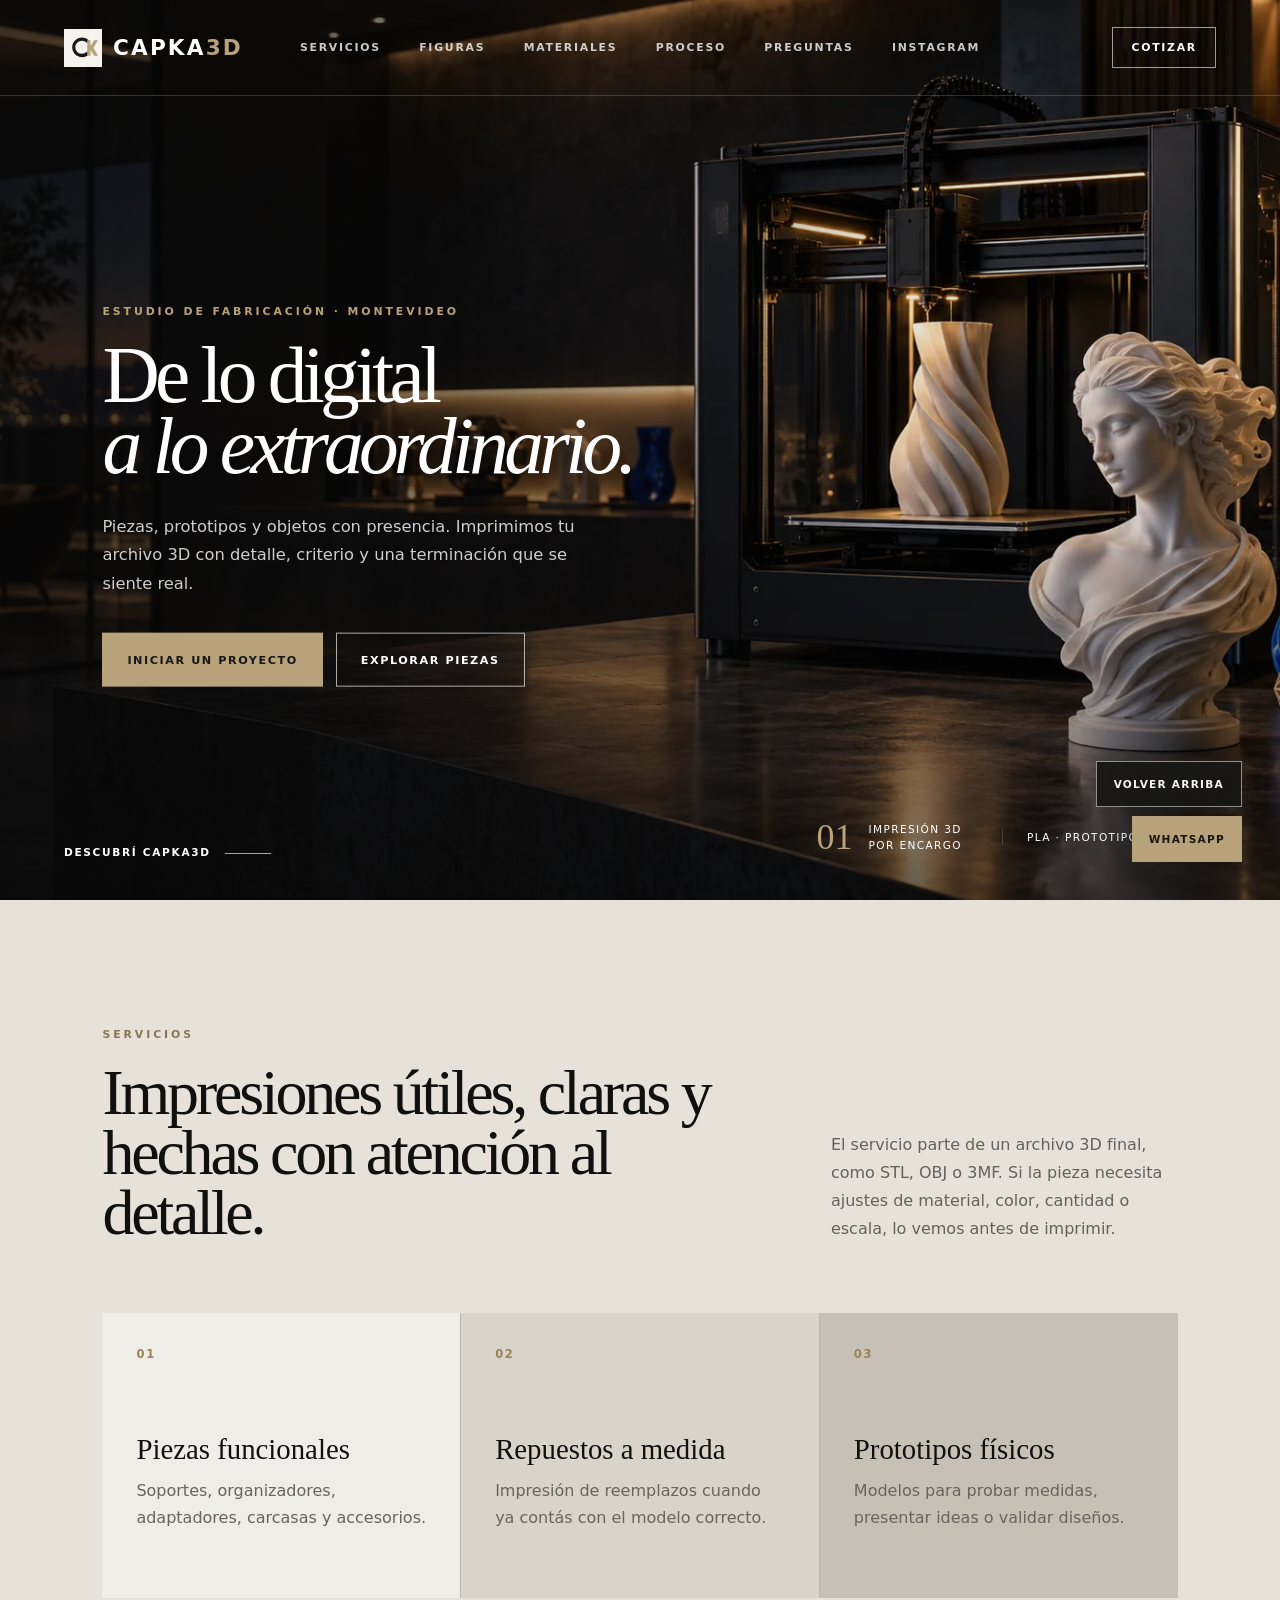
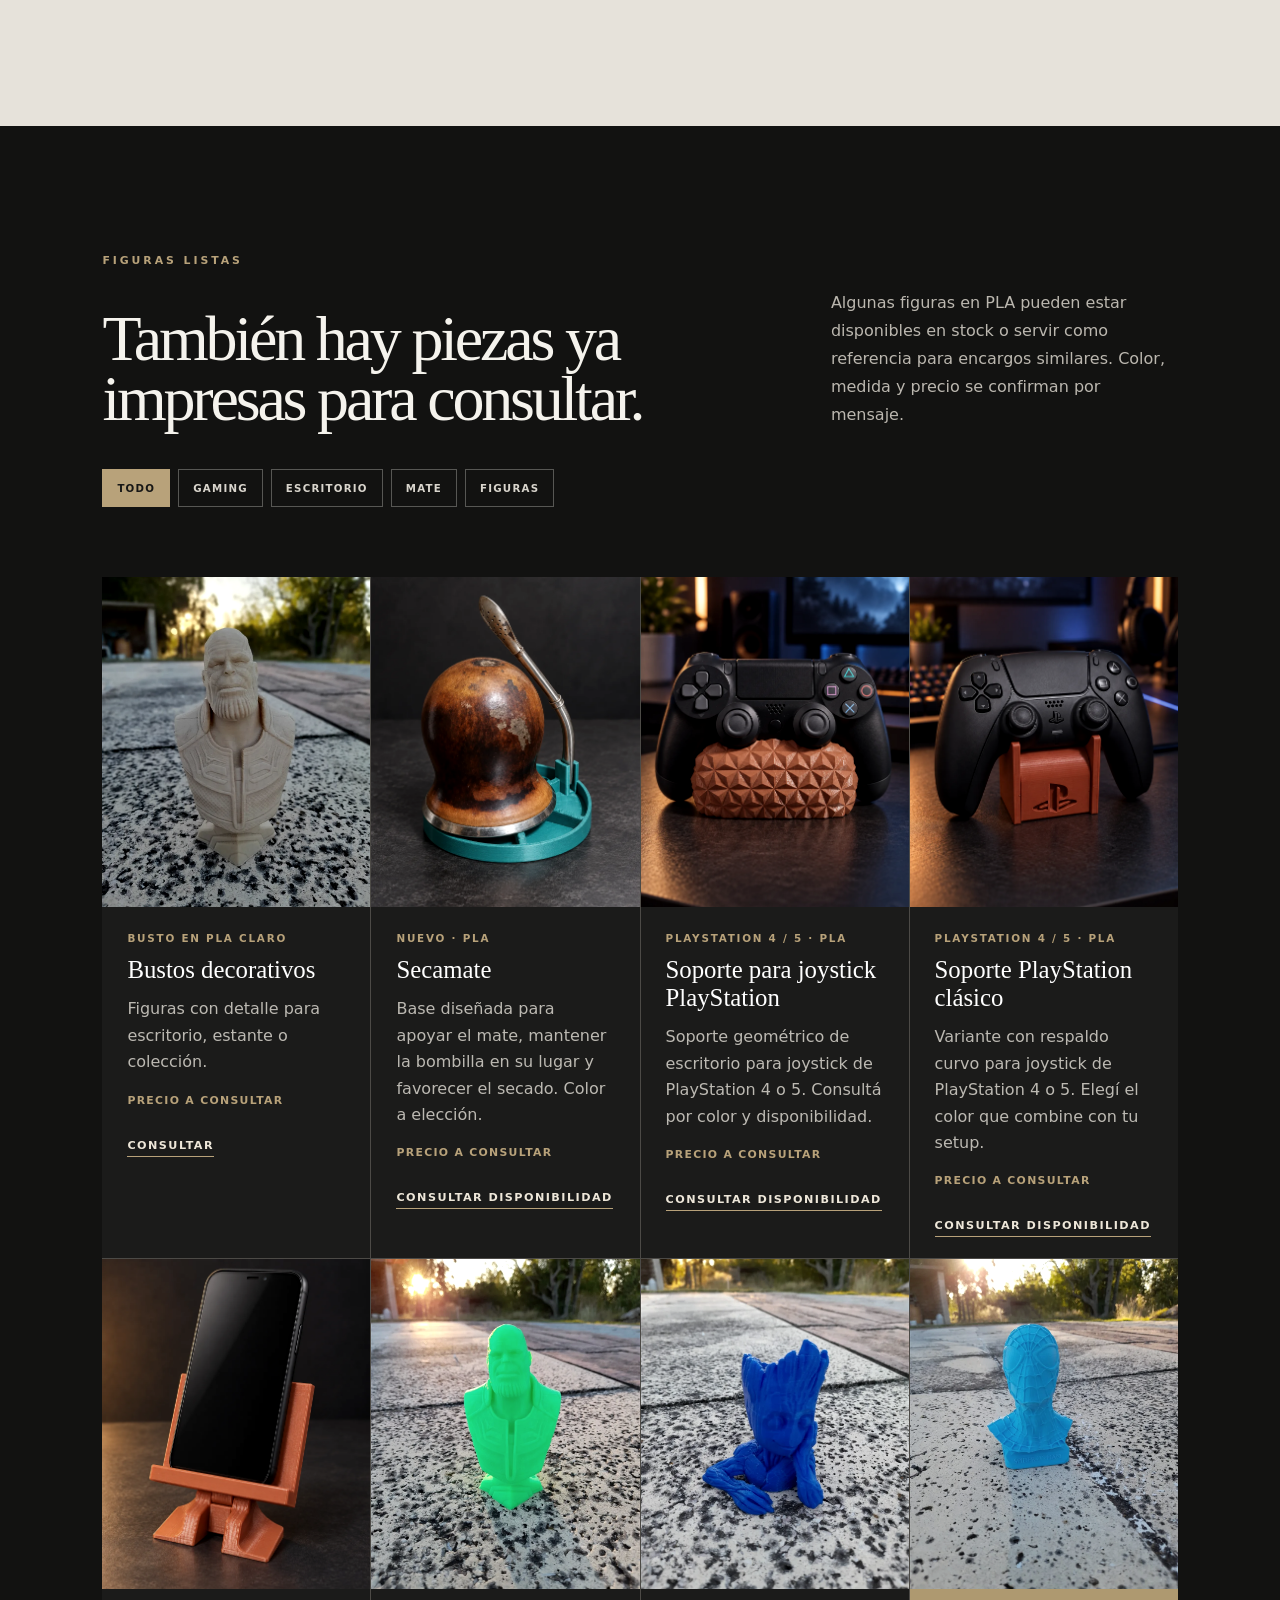
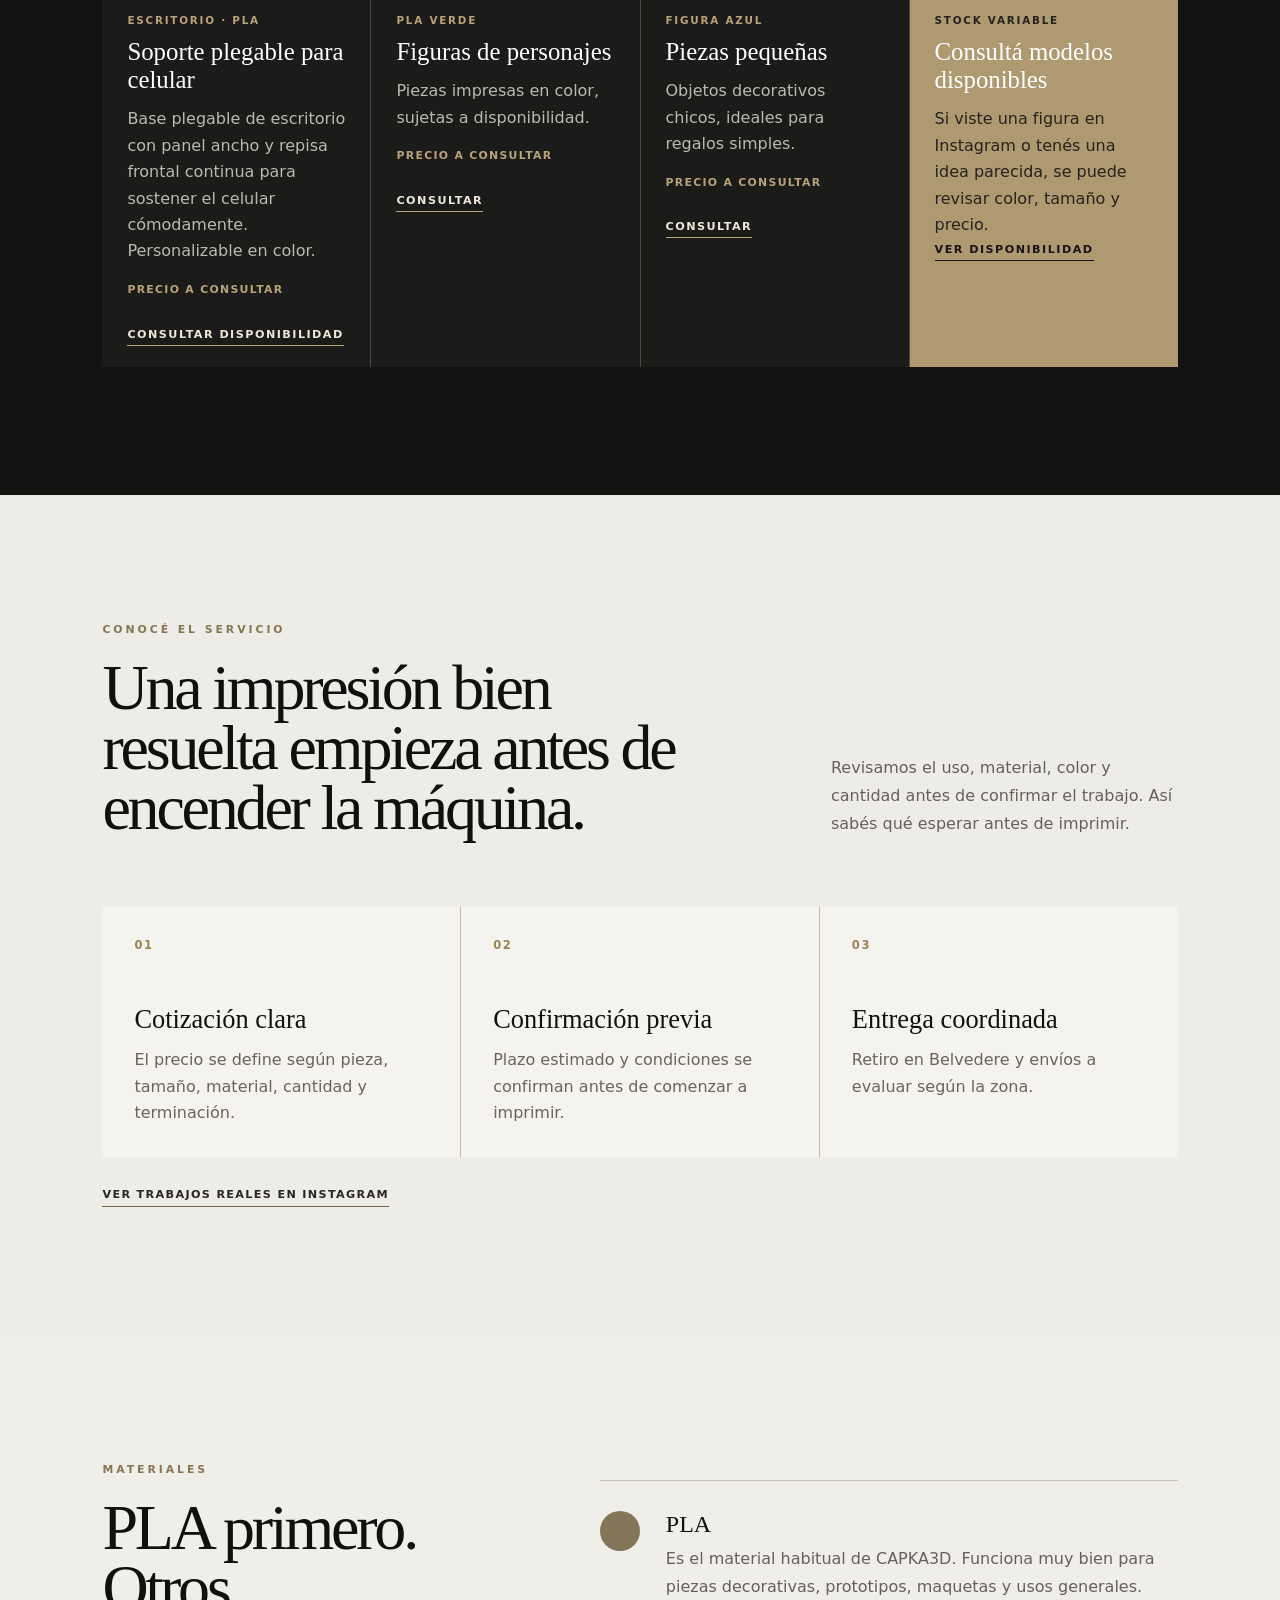
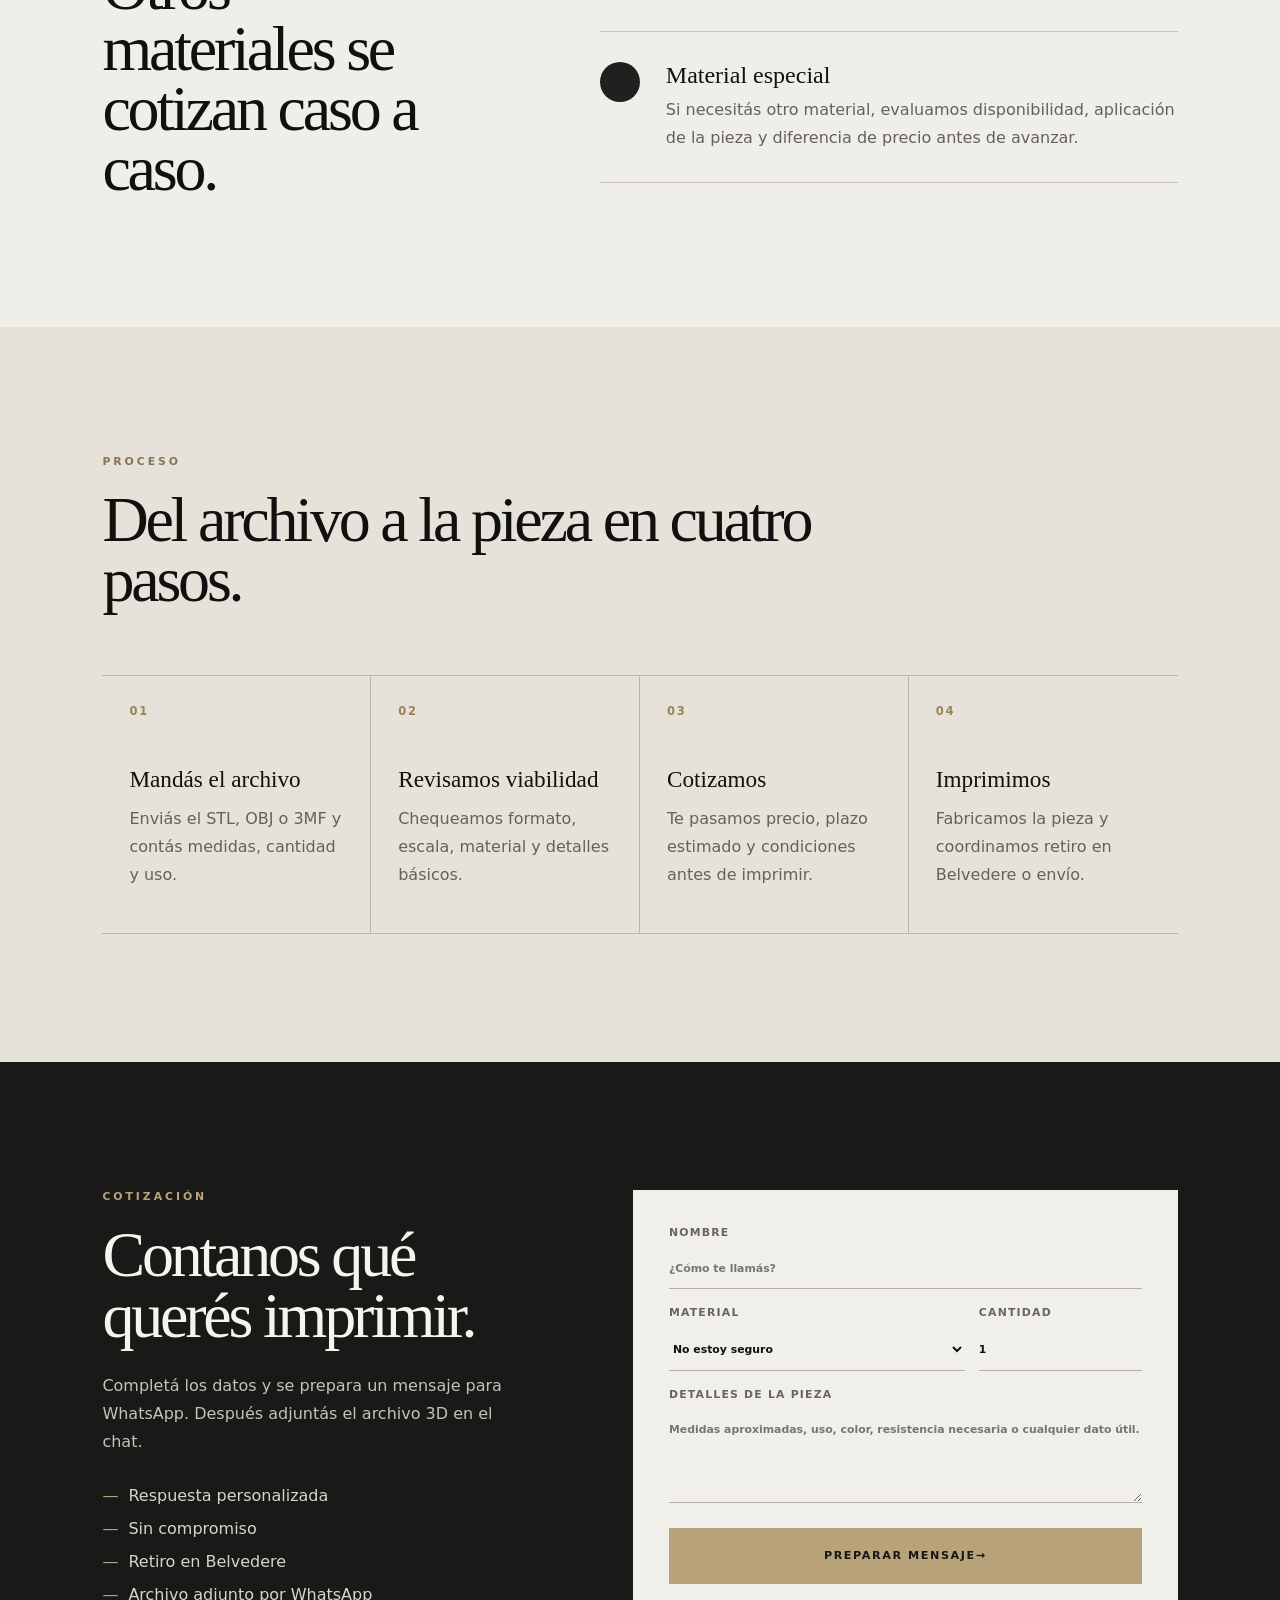
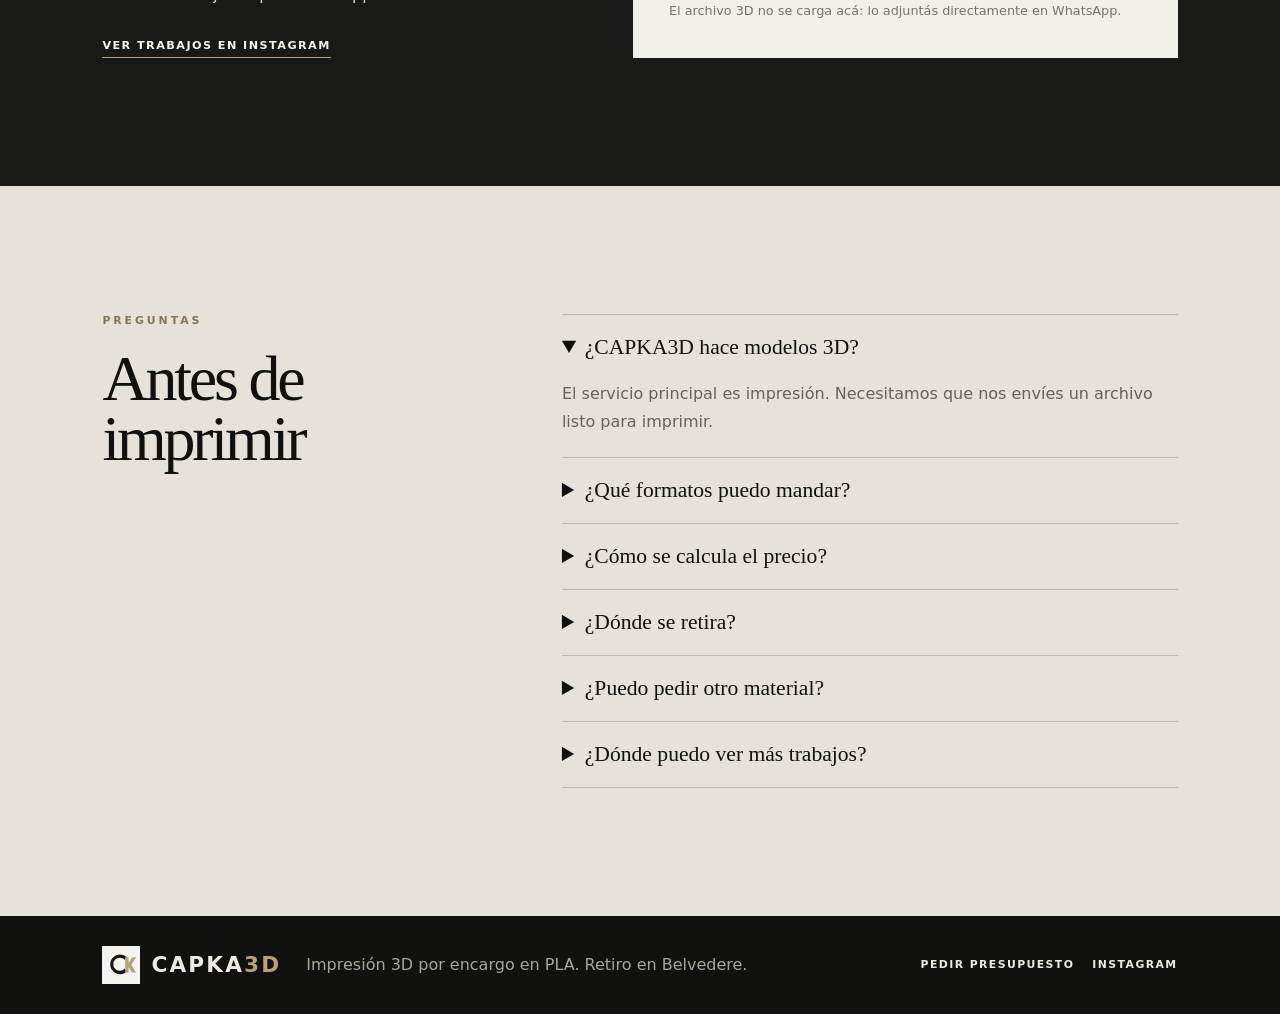
<file: index.html>
<!doctype html>
<html lang="es">
  <head>
    <meta charset="utf-8" />
    <meta name="viewport" content="width=device-width, initial-scale=1" />
    <title>CAPKA3D | Impresión 3D por encargo</title>
    <meta
      name="description"
      content="CAPKA3D ofrece impresión 3D por encargo en PLA. Enviá tu archivo 3D listo para imprimir y recibí una cotización personalizada."
    />
    <meta property="og:type" content="website" />
    <meta property="og:url" content="https://capka3d.github.io/" />
    <meta property="og:title" content="CAPKA3D | Impresión 3D por encargo" />
    <meta property="og:description" content="Piezas, prototipos y objetos impresos en 3D. Consultá por color, medida y cotización." />
    <meta property="og:image" content="https://capka3d.github.io/assets/webp/hero-capka3d-premium-v2.webp" />
    <meta name="twitter:card" content="summary_large_image" />
    <link rel="canonical" href="https://capka3d.github.io/" />
    <link rel="preload" href="assets/webp/hero-capka3d-premium-v2.webp" as="image" />
    <link rel="icon" href="assets/logo-mark-premium.svg" type="image/svg+xml" />
    <link rel="stylesheet" href="styles.css" />
    <script src="script.js" defer></script>
  </head>
  <body>
    <header class="site-header">
      <a class="brand" href="#inicio" aria-label="CAPKA3D, inicio">
        <img
          class="brand-mark"
          src="assets/logo-mark-premium.svg"
          alt=""
          aria-hidden="true"
        />
        <span class="brand-word">CAPKA<span>3D</span></span>
      </a>
      <button class="menu-toggle" type="button" aria-expanded="false">
        <span></span>
        <span></span>
        <span></span>
        <span class="sr-only">Abrir menú</span>
      </button>
      <nav class="site-nav" aria-label="Navegación principal">
        <a href="#servicios">Servicios</a>
        <a href="#figuras">Figuras</a>
        <a href="#materiales">Materiales</a>
        <a href="#proceso">Proceso</a>
        <a href="#preguntas">Preguntas</a>
        <a
          href="https://www.instagram.com/capka3d/"
          target="_blank"
          rel="noopener noreferrer"
        >
          Instagram
        </a>
      </nav>
      <a class="header-cta" href="#cotizar">Cotizar</a>
    </header>

    <main>
      <section class="hero" id="inicio">
        <figure class="hero-media">
          <img
            src="assets/webp/hero-capka3d-premium-v2.webp"
            alt="Impresora 3D profesional y pieza escultórica en un estudio de acabado premium"
          />
        </figure>
        <div class="hero-shade" aria-hidden="true"></div>
        <div class="hero-copy">
          <p class="eyebrow">Estudio de fabricación · Montevideo</p>
          <h1>De lo digital<br /><em>a lo extraordinario.</em></h1>
          <p>
            Piezas, prototipos y objetos con presencia. Imprimimos tu archivo
            3D con detalle, criterio y una terminación que se siente real.
          </p>
          <div class="hero-actions" aria-label="Acciones principales">
            <a class="button button-primary" href="#cotizar">Iniciar un proyecto</a>
            <a class="button button-secondary" href="#figuras">Explorar piezas</a>
          </div>
        </div>
        <div class="hero-meta" aria-label="Información destacada">
          <span>01</span><p>Impresión 3D<br />por encargo</p>
          <p>PLA · prototipos · figuras</p>
        </div>
        <a class="hero-scroll" href="#servicios">Descubrí CAPKA3D</a>
      </section>

      <section class="section intro-section" id="servicios">
        <div class="section-kicker">Servicios</div>
        <div class="section-heading">
          <h2>Impresiones útiles, claras y hechas con atención al detalle.</h2>
          <p>
            El servicio parte de un archivo 3D final, como STL, OBJ o 3MF. Si
            la pieza necesita ajustes de material, color, cantidad o escala, lo
            vemos antes de imprimir.
          </p>
        </div>
        <div class="service-grid">
          <article class="service-card">
            <span>01</span>
            <h3>Piezas funcionales</h3>
            <p>Soportes, organizadores, adaptadores, carcasas y accesorios.</p>
          </article>
          <article class="service-card">
            <span>02</span>
            <h3>Repuestos a medida</h3>
            <p>Impresión de reemplazos cuando ya contás con el modelo correcto.</p>
          </article>
          <article class="service-card">
            <span>03</span>
            <h3>Prototipos físicos</h3>
            <p>Modelos para probar medidas, presentar ideas o validar diseños.</p>
          </article>
        </div>
      </section>

      <section class="section ready-section" id="figuras">
        <div class="section-kicker">Figuras listas</div>
        <div class="section-heading">
          <h2>También hay piezas ya impresas para consultar.</h2>
          <p>
            Algunas figuras en PLA pueden estar disponibles en stock o servir
            como referencia para encargos similares. Color, medida y precio se
            confirman por mensaje.
          </p>
        </div>
        <div class="catalog-tools" aria-label="Filtrar catálogo">
          <button class="catalog-filter is-active" type="button" data-filter="all" aria-pressed="true">Todo</button>
          <button class="catalog-filter" type="button" data-filter="gaming" aria-pressed="false">Gaming</button>
          <button class="catalog-filter" type="button" data-filter="escritorio" aria-pressed="false">Escritorio</button>
          <button class="catalog-filter" type="button" data-filter="mate" aria-pressed="false">Mate</button>
          <button class="catalog-filter" type="button" data-filter="figuras" aria-pressed="false">Figuras</button>
        </div>
        <div class="ready-grid">
          <article class="ready-card" data-category="figuras">
            <img
              src="assets/webp/busto-decorativo-claro.webp"
              alt="Busto decorativo impreso en PLA claro"
              loading="lazy"
            />
            <div>
              <span>Busto en PLA claro</span>
              <h3>Bustos decorativos</h3>
              <p>
                Figuras con detalle para escritorio, estante o colección.
              </p>
              <p class="product-price">Precio a consultar</p>
              <a
                class="ready-link"
                href="#cotizar"
                data-quote-detail="Quiero consultar por una figura tipo busto decorativo en PLA claro."
              >
                Consultar
              </a>
            </div>
          </article>
          <article class="ready-card ready-card-secamate" data-category="mate">
            <img
              src="assets/webp/secamate-capka3d-v1.webp"
              alt="Secamate impreso en PLA para apoyar y secar un mate"
              loading="lazy"
            />
            <div>
              <span>Nuevo · PLA</span>
              <h3>Secamate</h3>
              <p>
                Base diseñada para apoyar el mate, mantener la bombilla en su
                lugar y favorecer el secado. Color a elección.
              </p>
              <p class="product-price">Precio a consultar</p>
              <a
                class="ready-link"
                href="#cotizar"
                data-quote-detail="Quiero consultar por un secamate impreso en PLA."
              >
                Consultar disponibilidad
              </a>
            </div>
          </article>
          <article class="ready-card" data-category="gaming">
            <img
              src="assets/webp/soporte-joystick-playstation-capka3d-v2.webp"
              alt="Soporte geométrico para joystick de PlayStation 4 o 5 impreso en PLA"
              loading="lazy"
            />
            <div>
              <span>PlayStation 4 / 5 · PLA</span>
              <h3>Soporte para joystick PlayStation</h3>
              <p>
                Soporte geométrico de escritorio para joystick de PlayStation
                4 o 5. Consultá por color y disponibilidad.
              </p>
              <p class="product-price">Precio a consultar</p>
              <a
                class="ready-link"
                href="#cotizar"
                data-quote-detail="Quiero consultar por un soporte para joystick de PlayStation 4 o 5 impreso en PLA."
              >
                Consultar disponibilidad
              </a>
            </div>
          </article>
          <article class="ready-card" data-category="gaming">
            <img
              src="assets/webp/soporte-joystick-playstation-clasico-capka3d-v1.webp"
              alt="Soporte clásico para joystick de PlayStation 4 o 5 impreso en PLA"
              loading="lazy"
            />
            <div>
              <span>PlayStation 4 / 5 · PLA</span>
              <h3>Soporte PlayStation clásico</h3>
              <p>
                Variante con respaldo curvo para joystick de PlayStation 4 o
                5. Elegí el color que combine con tu setup.
              </p>
              <p class="product-price">Precio a consultar</p>
              <a
                class="ready-link"
                href="#cotizar"
                data-quote-detail="Quiero consultar por el soporte clásico para joystick de PlayStation 4 o 5 impreso en PLA."
              >
                Consultar disponibilidad
              </a>
            </div>
          </article>
          <article class="ready-card" data-category="escritorio">
            <img
              src="assets/webp/soporte-celular-plegable-capka3d-v3.webp"
              alt="Soporte plegable para celular impreso en PLA"
              loading="lazy"
            />
            <div>
              <span>Escritorio · PLA</span>
              <h3>Soporte plegable para celular</h3>
              <p>
                Base plegable de escritorio con panel ancho y repisa frontal
                continua para sostener el celular cómodamente. Personalizable en color.
              </p>
              <p class="product-price">Precio a consultar</p>
              <a
                class="ready-link"
                href="#cotizar"
                data-quote-detail="Quiero consultar por un soporte plegable para celular impreso en PLA."
              >
                Consultar disponibilidad
              </a>
            </div>
          </article>
          <article class="ready-card" data-category="figuras">
            <img
              src="assets/webp/busto-decorativo-verde.webp"
              alt="Busto decorativo impreso en PLA verde"
              loading="lazy"
            />
            <div>
              <span>PLA verde</span>
              <h3>Figuras de personajes</h3>
              <p>
                Piezas impresas en color, sujetas a disponibilidad.
              </p>
              <p class="product-price">Precio a consultar</p>
              <a
                class="ready-link"
                href="#cotizar"
                data-quote-detail="Quiero consultar disponibilidad de una figura de personaje impresa en PLA."
              >
                Consultar
              </a>
            </div>
          </article>
          <article class="ready-card" data-category="figuras">
            <img
              src="assets/webp/figura-azul-pla.webp"
              alt="Figura decorativa azul impresa en PLA"
              loading="lazy"
            />
            <div>
              <span>Figura azul</span>
              <h3>Piezas pequeñas</h3>
              <p>
                Objetos decorativos chicos, ideales para regalos simples.
              </p>
              <p class="product-price">Precio a consultar</p>
              <a
                class="ready-link"
                href="#cotizar"
                data-quote-detail="Quiero consultar por una figura decorativa chica impresa en PLA."
              >
                Consultar
              </a>
            </div>
          </article>
          <article class="ready-card ready-card-featured" data-category="figuras">
            <img
              src="assets/webp/busto-azul-pla.webp"
              alt="Busto decorativo azul impreso en PLA"
              loading="lazy"
            />
            <div>
              <span>Stock variable</span>
              <h3>Consultá modelos disponibles</h3>
              <p>
                Si viste una figura en Instagram o tenés una idea parecida,
                se puede revisar color, tamaño y precio.
              </p>
              <a
                class="ready-link"
                href="#cotizar"
                data-quote-detail="Quiero consultar qué figuras impresas tienen disponibles y precios."
              >
                Ver disponibilidad
              </a>
            </div>
          </article>
        </div>
      </section>

      <section class="section trust-section" id="confianza">
        <div class="section-kicker">Conocé el servicio</div>
        <div class="section-heading">
          <h2>Una impresión bien resuelta empieza antes de encender la máquina.</h2>
          <p>
            Revisamos el uso, material, color y cantidad antes de confirmar el trabajo. Así sabés qué esperar antes de imprimir.
          </p>
        </div>
        <div class="trust-grid">
          <article>
            <span>01</span>
            <h3>Cotización clara</h3>
            <p>El precio se define según pieza, tamaño, material, cantidad y terminación.</p>
          </article>
          <article>
            <span>02</span>
            <h3>Confirmación previa</h3>
            <p>Plazo estimado y condiciones se confirman antes de comenzar a imprimir.</p>
          </article>
          <article>
            <span>03</span>
            <h3>Entrega coordinada</h3>
            <p>Retiro en Belvedere y envíos a evaluar según la zona.</p>
          </article>
        </div>
        <a class="portfolio-link" href="https://www.instagram.com/capka3d/" target="_blank" rel="noopener noreferrer">Ver trabajos reales en Instagram</a>
      </section>

      <section class="section materials-section" id="materiales">
        <div>
          <div class="section-kicker">Materiales</div>
          <h2>PLA primero. Otros materiales se cotizan caso a caso.</h2>
        </div>
        <div class="material-panel">
          <article>
            <span class="material-dot pla"></span>
            <div>
              <h3>PLA</h3>
              <p>
                Es el material habitual de CAPKA3D. Funciona muy bien para
                piezas decorativas, prototipos, maquetas y usos generales.
              </p>
            </div>
          </article>
          <article>
            <span class="material-dot custom"></span>
            <div>
              <h3>Material especial</h3>
              <p>
                Si necesitás otro material, evaluamos disponibilidad,
                aplicación de la pieza y diferencia de precio antes de avanzar.
              </p>
            </div>
          </article>
        </div>
      </section>

      <section class="section process-section" id="proceso">
        <div class="section-kicker">Proceso</div>
        <h2>Del archivo a la pieza en cuatro pasos.</h2>
        <ol class="process-grid">
          <li>
            <span>01</span>
            <h3>Mandás el archivo</h3>
            <p>Enviás el STL, OBJ o 3MF y contás medidas, cantidad y uso.</p>
          </li>
          <li>
            <span>02</span>
            <h3>Revisamos viabilidad</h3>
            <p>Chequeamos formato, escala, material y detalles básicos.</p>
          </li>
          <li>
            <span>03</span>
            <h3>Cotizamos</h3>
            <p>Te pasamos precio, plazo estimado y condiciones antes de imprimir.</p>
          </li>
          <li>
            <span>04</span>
            <h3>Imprimimos</h3>
            <p>Fabricamos la pieza y coordinamos retiro en Belvedere o envío.</p>
          </li>
        </ol>
      </section>

      <section class="section quote-section" id="cotizar">
        <div class="quote-copy">
          <div class="section-kicker">Cotización</div>
          <h2>Contanos qué querés imprimir.</h2>
          <p>
            Completá los datos y se prepara un mensaje para WhatsApp. Después
            adjuntás el archivo 3D en el chat.
          </p>
          <ul class="quote-list">
            <li>Respuesta personalizada</li>
            <li>Sin compromiso</li>
            <li>Retiro en Belvedere</li>
            <li>Archivo adjunto por WhatsApp</li>
          </ul>
          <a
            class="instagram-link"
            href="https://www.instagram.com/capka3d/"
            target="_blank"
            rel="noopener noreferrer"
          >
            Ver trabajos en Instagram
          </a>
        </div>

        <form class="quote-form">
          <label>
            Nombre
            <input
              type="text"
              name="nombre"
              autocomplete="name"
              placeholder="¿Cómo te llamás?"
              required
            />
          </label>
          <div class="form-row">
            <label>
              Material
              <select name="material">
                <option>PLA</option>
                <option selected>No estoy seguro</option>
                <option>Otro material a evaluar</option>
              </select>
            </label>
            <label>
              Cantidad
              <input type="number" name="cantidad" min="1" value="1" required />
            </label>
          </div>
          <label>
            Detalles de la pieza
            <textarea
              name="detalles"
              rows="5"
              placeholder="Medidas aproximadas, uso, color, resistencia necesaria o cualquier dato útil."
              required
            ></textarea>
          </label>
          <button class="button button-primary form-button" type="submit">
            Preparar mensaje <span aria-hidden="true">→</span>
          </button>
          <p class="form-note">
            El archivo 3D no se carga acá: lo adjuntás directamente en WhatsApp.
          </p>
        </form>
      </section>

      <section class="section faq-section" id="preguntas">
        <div>
          <div class="section-kicker">Preguntas</div>
          <h2>Antes de imprimir</h2>
        </div>
        <div class="faq-list">
          <details open>
            <summary>¿CAPKA3D hace modelos 3D?</summary>
            <p>
              El servicio principal es impresión. Necesitamos que nos envíes un
              archivo listo para imprimir.
            </p>
          </details>
          <details>
            <summary>¿Qué formatos puedo mandar?</summary>
            <p>Preferentemente STL, OBJ o 3MF.</p>
          </details>
          <details>
            <summary>¿Cómo se calcula el precio?</summary>
            <p>
              Depende del tamaño, material, tiempo de impresión, cantidad y
              terminación. Los precios se confirman por WhatsApp antes de
              imprimir.
            </p>
          </details>
          <details>
            <summary>¿Dónde se retira?</summary>
            <p>
              El retiro se coordina en Belvedere. Si necesitás envío, se evalúa
              según la zona.
            </p>
          </details>
          <details>
            <summary>¿Puedo pedir otro material?</summary>
            <p>
              Sí. Se evalúa disponibilidad, uso de la pieza y precio antes de
              confirmar el trabajo.
            </p>
          </details>
          <details>
            <summary>¿Dónde puedo ver más trabajos?</summary>
            <p>
              Podés ver novedades y figuras disponibles en Instagram:
              <a
                class="inline-link"
                href="https://www.instagram.com/capka3d/"
                target="_blank"
                rel="noopener noreferrer"
              >
                @capka3d
              </a>.
            </p>
          </details>
        </div>
      </section>
    </main>

    <div class="quick-actions" aria-label="Accesos rápidos">
      <a class="quick-action quick-action-top" href="#inicio">Volver arriba</a>
      <a
        class="quick-action quick-action-whatsapp"
        href="https://wa.me/59892467494?text=Hola%2C%20quiero%20consultar%20por%20una%20impresi%C3%B3n%203D%20con%20CAPKA3D."
        target="_blank"
        rel="noopener noreferrer"
      >
        WhatsApp
      </a>
    </div>

    <footer class="site-footer">
      <a class="brand footer-brand" href="#inicio" aria-label="CAPKA3D, inicio">
        <img
          class="brand-mark"
          src="assets/logo-mark-premium.svg"
          alt=""
          aria-hidden="true"
        />
        <span class="brand-word">CAPKA<span>3D</span></span>
      </a>
      <p>Impresión 3D por encargo en PLA. Retiro en Belvedere.</p>
      <div class="footer-actions">
        <a class="footer-link" href="#cotizar">Pedir presupuesto</a>
        <a
          class="footer-link"
          href="https://www.instagram.com/capka3d/"
          target="_blank"
          rel="noopener noreferrer"
        >
          Instagram
        </a>
      </div>
    </footer>
  </body>
</html>
</file>
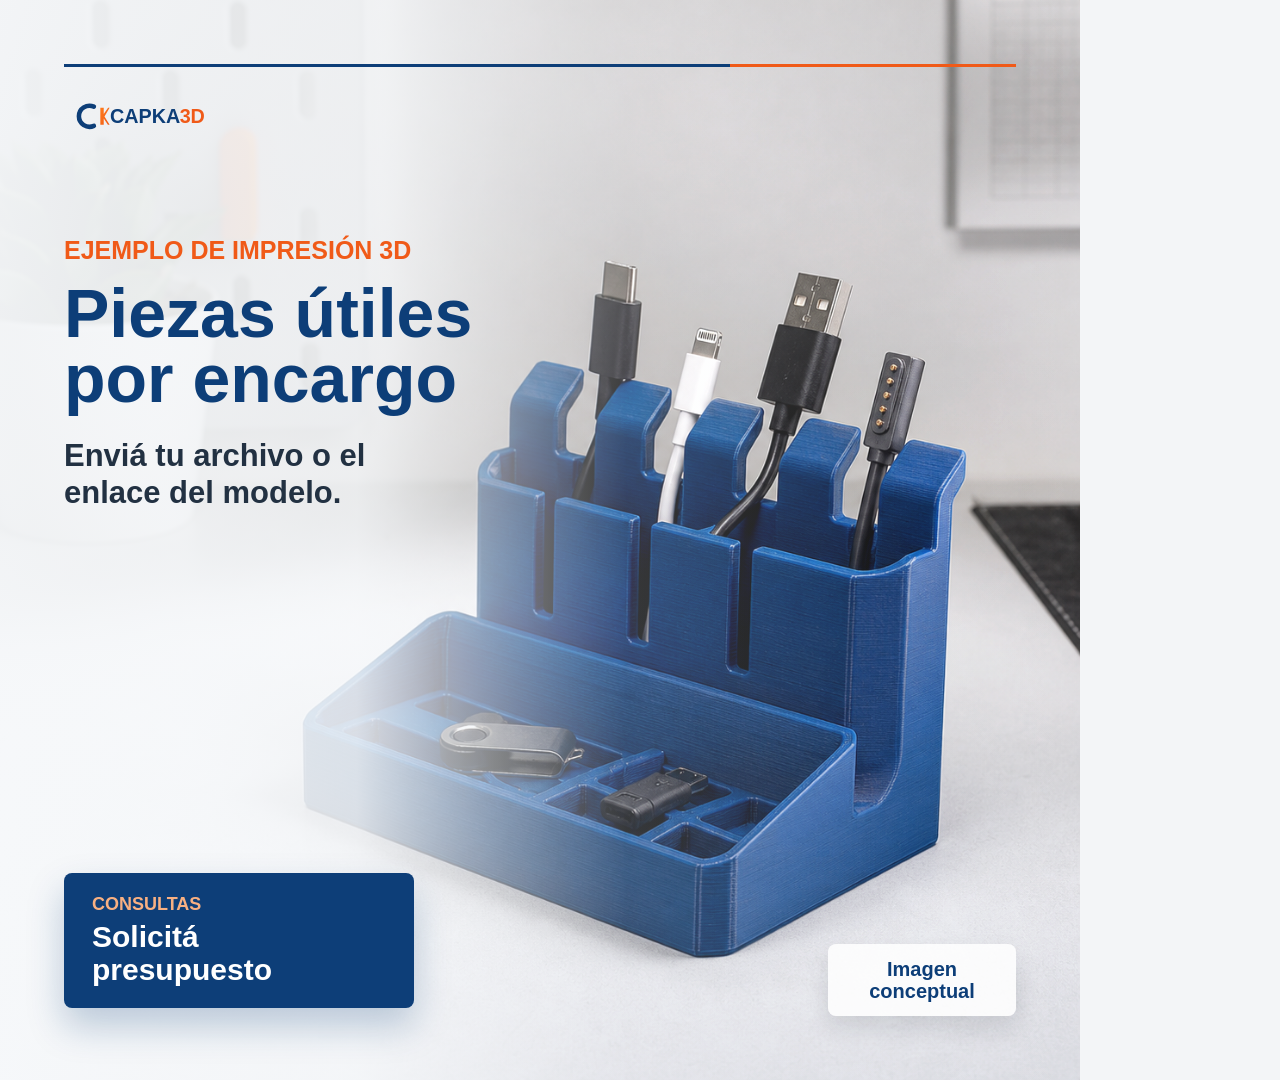
<file: assets/instagram/capka3d-imagen-inventada-organizador.html>
<!doctype html>
<html lang="es">
<head>
  <meta charset="utf-8">
  <meta name="viewport" content="width=device-width, initial-scale=1">
  <title>CAPKA3D - Imagen conceptual</title>
  <style>
    * {
      box-sizing: border-box;
    }

    html,
    body {
      width: 1080px;
      height: 1080px;
      margin: 0;
      overflow: hidden;
      background: #f3f5f7;
      font-family: Arial, Helvetica, sans-serif;
    }

    .canvas {
      position: relative;
      width: 1080px;
      height: 1080px;
      overflow: hidden;
      background: #f3f5f7;
      color: #101923;
    }

    .photo {
      position: absolute;
      inset: 0;
      width: 100%;
      height: 100%;
      object-fit: cover;
      object-position: 50% 50%;
      display: block;
      filter: saturate(1.02) contrast(1.02) brightness(1.01);
    }

    .shade {
      position: absolute;
      inset: 0;
      background:
        linear-gradient(90deg, rgba(247,249,251,.96) 0%, rgba(247,249,251,.88) 33%, rgba(247,249,251,.22) 58%, rgba(247,249,251,0) 100%),
        linear-gradient(180deg, rgba(255,255,255,.20) 0%, rgba(255,255,255,0) 42%, rgba(13,62,120,.08) 100%);
    }

    .topline {
      position: absolute;
      left: 64px;
      top: 64px;
      width: 952px;
      height: 3px;
      background: linear-gradient(90deg, #0d3e78 0 70%, #f05a18 70% 100%);
    }

    .logo {
      position: absolute;
      left: 64px;
      top: 92px;
      width: 214px;
      height: auto;
      display: block;
    }

    .copy {
      position: absolute;
      left: 64px;
      top: 238px;
      width: 430px;
    }

    .label {
      margin: 0 0 18px;
      color: #f05a18;
      font-size: 25px;
      line-height: 1;
      font-weight: 800;
      text-transform: uppercase;
      letter-spacing: 0;
    }

    h1 {
      margin: 0;
      color: #0d3e78;
      font-size: 68px;
      line-height: .95;
      font-weight: 900;
      letter-spacing: 0;
    }

    .subcopy {
      margin: 28px 0 0;
      max-width: 390px;
      color: #223142;
      font-size: 31px;
      line-height: 1.18;
      font-weight: 700;
      letter-spacing: 0;
    }

    .cta {
      position: absolute;
      left: 64px;
      bottom: 72px;
      width: 350px;
      min-height: 104px;
      border-radius: 8px;
      background: #0d3e78;
      color: #ffffff;
      display: flex;
      flex-direction: column;
      justify-content: center;
      padding: 22px 28px;
      box-shadow: 0 18px 36px rgba(13, 62, 120, .25);
    }

    .cta span:first-child {
      color: #f8b082;
      font-size: 18px;
      line-height: 1;
      font-weight: 800;
      text-transform: uppercase;
      letter-spacing: 0;
      margin-bottom: 8px;
    }

    .cta span:last-child {
      color: #ffffff;
      font-size: 30px;
      line-height: 1.08;
      font-weight: 800;
      letter-spacing: 0;
    }

    .badge {
      position: absolute;
      right: 64px;
      bottom: 64px;
      width: 188px;
      min-height: 58px;
      border-radius: 8px;
      background: rgba(255,255,255,.86);
      color: #0d3e78;
      display: flex;
      align-items: center;
      justify-content: center;
      padding: 14px 18px;
      font-size: 20px;
      line-height: 1.1;
      font-weight: 800;
      text-align: center;
      box-shadow: 0 12px 24px rgba(16,25,35,.12);
    }
  </style>
</head>
<body>
  <main class="canvas" aria-label="Pieza conceptual CAPKA3D">
    <img class="photo" src="capka3d-imagen-inventada-organizador-source.png" alt="Organizador impreso en 3D sobre escritorio">
    <div class="shade"></div>
    <div class="topline"></div>
    <img class="logo" src="../logo-capka3d-horizontal.svg" alt="CAPKA3D">
    <section class="copy">
      <p class="label">Ejemplo de impresión 3D</p>
      <h1>Piezas útiles por encargo</h1>
      <p class="subcopy">Enviá tu archivo o el enlace del modelo.</p>
    </section>
    <div class="cta">
      <span>Consultas</span>
      <span>Solicitá presupuesto</span>
    </div>
    <div class="badge">Imagen conceptual</div>
  </main>
</body>
</html>
</file>
<file: styles.css>
:root {
  --ink: #10100f;
  --coal: #171716;
  --paper: #eeece6;
  --sand: #d6d0c5;
  --gold: #b8a27a;
  --mist: #b8b5ae;
  --line: rgba(238, 236, 230, 0.18);
}
* {
  box-sizing: border-box;
}
html {
  scroll-behavior: smooth;
}
body {
  margin: 0;
  background: var(--paper);
  color: var(--ink);
  font-family:
    Inter,
    ui-sans-serif,
    system-ui,
    -apple-system,
    "Segoe UI",
    sans-serif;
  -webkit-font-smoothing: antialiased;
}
img {
  display: block;
  max-width: 100%;
}
a {
  color: inherit;
  text-decoration: none;
}
button,
input,
select,
textarea {
  font: inherit;
}
.sr-only {
  position: absolute;
  width: 1px;
  height: 1px;
  padding: 0;
  overflow: hidden;
  clip: rect(0, 0, 0, 0);
  white-space: nowrap;
  border: 0;
}
.site-header {
  position: absolute;
  z-index: 20;
  top: 0;
  left: 0;
  width: 100%;
  height: 96px;
  display: grid;
  grid-template-columns: 1fr auto 1fr;
  align-items: center;
  padding: 0 clamp(24px, 5vw, 78px);
  color: #fff;
  border-bottom: 1px solid var(--line);
}
.brand {
  display: inline-flex;
  align-items: center;
  gap: 11px;
  width: max-content;
}
.brand-mark {
  width: 38px;
  max-height: 38px;
  padding: 4px;
  background: #f5f3ed;
  filter: none;
}
.brand-word {
  font-size: 1.35rem;
  font-weight: 800;
  letter-spacing: 0.1em;
}
.brand-word span {
  color: var(--gold);
}
.site-nav {
  display: flex;
  gap: clamp(20px, 3vw, 46px);
  align-items: center;
}
.site-nav a,
.header-cta {
  font-size: 0.68rem;
  font-weight: 750;
  letter-spacing: 0.16em;
  text-transform: uppercase;
}
.site-nav a {
  opacity: 0.78;
  transition: opacity 0.2s;
}
.site-nav a:hover {
  opacity: 1;
}
.header-cta {
  justify-self: end;
  padding: 13px 18px;
  border: 1px solid rgba(255, 255, 255, 0.6);
  transition:
    background 0.2s,
    color 0.2s;
}
.header-cta:hover {
  background: #fff;
  color: var(--ink);
}
.menu-toggle {
  display: none;
}
.hero {
  position: relative;
  min-height: 760px;
  height: 100vh;
  overflow: hidden;
  background: var(--coal);
  color: #fff;
}
.hero-media,
.hero-media img {
  position: absolute;
  inset: 0;
  width: 100%;
  height: 100%;
  margin: 0;
}
.hero-media img {
  object-fit: cover;
  object-position: center;
}
.hero-shade {
  position: absolute;
  inset: 0;
  background:
    linear-gradient(
      90deg,
      rgba(8, 8, 8, 0.78) 0%,
      rgba(10, 10, 10, 0.51) 38%,
      rgba(10, 10, 10, 0.1) 70%
    ),
    linear-gradient(0deg, rgba(5, 5, 5, 0.58), transparent 43%);
}
.hero-copy {
  position: absolute;
  z-index: 2;
  top: 50%;
  left: clamp(24px, 8vw, 152px);
  width: min(625px, 48vw);
  transform: translateY(-38%);
}
.eyebrow,
.section-kicker {
  margin: 0 0 22px;
  color: var(--gold);
  font-size: 0.68rem;
  font-weight: 750;
  letter-spacing: 0.27em;
  text-transform: uppercase;
}
.hero h1 {
  margin: 0;
  font-family: Georgia, "Times New Roman", serif;
  font-size: clamp(3.6rem, 6.2vw, 7.1rem);
  font-weight: 400;
  line-height: 0.9;
  letter-spacing: -0.06em;
}
.hero h1 em {
  font-weight: 400;
}
.hero-copy > p:not(.eyebrow) {
  max-width: 480px;
  margin: 30px 0 0;
  color: rgba(255, 255, 255, 0.8);
  font-size: 1.02rem;
  line-height: 1.75;
}
.hero-actions {
  display: flex;
  gap: 13px;
  margin-top: 35px;
}
.button {
  display: inline-flex;
  align-items: center;
  justify-content: center;
  min-height: 54px;
  padding: 0 24px;
  border: 1px solid transparent;
  font-size: 0.7rem;
  font-weight: 800;
  letter-spacing: 0.14em;
  text-transform: uppercase;
  transition:
    transform 0.2s,
    background 0.2s,
    color 0.2s;
}
.button:hover {
  transform: translateY(-3px);
}
.button-primary {
  color: #181715;
  background: var(--gold);
}
.button-primary:hover {
  background: #ded0b3;
}
.button-secondary {
  border-color: rgba(255, 255, 255, 0.65);
  color: #fff;
}
.button-secondary:hover {
  background: #fff;
  color: var(--ink);
}
.hero-meta {
  position: absolute;
  z-index: 2;
  right: clamp(24px, 5vw, 78px);
  bottom: 42px;
  display: flex;
  align-items: center;
  gap: 16px;
  color: #fff;
}
.hero-meta span {
  font-family: Georgia, serif;
  font-size: 2.25rem;
  color: var(--gold);
}
.hero-meta p {
  margin: 0;
  font-size: 0.66rem;
  line-height: 1.55;
  letter-spacing: 0.13em;
  text-transform: uppercase;
}
.hero-meta p:last-child {
  margin-left: 24px;
  padding-left: 24px;
  border-left: 1px solid var(--line);
}
.hero-scroll {
  position: absolute;
  z-index: 2;
  bottom: 42px;
  left: clamp(24px, 5vw, 78px);
  font-size: 0.66rem;
  font-weight: 700;
  letter-spacing: 0.16em;
  text-transform: uppercase;
}
.hero-scroll:after {
  content: "";
  display: inline-block;
  width: 46px;
  margin-left: 14px;
  border-top: 1px solid var(--gold);
  vertical-align: middle;
}
.section {
  padding: clamp(78px, 10vw, 142px) clamp(24px, 8vw, 152px);
}
.section-kicker {
  color: #887653;
}
.section-heading {
  display: grid;
  grid-template-columns: minmax(0, 1.15fr) minmax(260px, 0.65fr);
  gap: clamp(45px, 9vw, 150px);
  align-items: end;
}
.section h2 {
  margin: 0;
  font-family: Georgia, "Times New Roman", serif;
  font-size: clamp(2.8rem, 5vw, 5.6rem);
  font-weight: 400;
  line-height: 0.94;
  letter-spacing: -0.05em;
}
.section-heading p,
.material-panel p,
.process-grid p,
.quote-copy p,
.faq-list p {
  margin: 0;
  color: #64615c;
  line-height: 1.75;
}
.intro-section,
.process-section {
  background: #e6e2da;
}
.service-grid {
  display: grid;
  grid-template-columns: repeat(3, 1fr);
  gap: 1px;
  margin-top: 70px;
  background: #bcb6ad;
}
.service-card {
  min-height: 285px;
  padding: 34px;
  background: #efede8;
}
.service-card:nth-child(2) {
  background: #d9d4ca;
}
.service-card:nth-child(3) {
  background: #c7c1b5;
}
.service-card span,
.process-grid span {
  display: block;
  margin-bottom: 72px;
  color: #9b8259;
  font-size: 0.72rem;
  font-weight: 800;
  letter-spacing: 0.15em;
}
.service-card h3,
.ready-card h3 {
  margin: 0 0 12px;
  font-family: Georgia, serif;
  font-size: 1.8rem;
  font-weight: 400;
}
.service-card p {
  margin: 0;
  color: #68645d;
  line-height: 1.65;
}
.ready-section {
  background: #121211;
  color: #f5f3ed;
}
.ready-section .section-kicker {
  color: var(--gold);
}
.ready-section .section-heading p {
  color: #bbb7af;
}
.catalog-tools {
  display: flex;
  flex-wrap: wrap;
  gap: 8px;
  margin-top: 40px;
}
.catalog-filter {
  min-height: 38px;
  padding: 0 14px;
  border: 1px solid rgba(245, 243, 237, 0.3);
  color: #d9d5cd;
  background: transparent;
  cursor: pointer;
  font-size: 0.64rem;
  font-weight: 800;
  letter-spacing: 0.12em;
  text-transform: uppercase;
  transition: color 0.2s ease, background 0.2s ease, border-color 0.2s ease;
}
.catalog-filter:hover,
.catalog-filter:focus-visible,
.catalog-filter.is-active {
  border-color: var(--gold);
  color: #171716;
  background: var(--gold);
}
.ready-grid {
  display: grid;
  grid-template-columns: repeat(4, 1fr);
  gap: 1px;
  margin-top: 70px;
  background: #4c4a46;
}
.ready-card {
  background: #1b1b1a;
  transition:
    background 0.2s,
    transform 0.2s;
}
.ready-card:hover {
  background: #242321;
  transform: translateY(-5px);
}
.ready-card img {
  width: 100%;
  height: 330px;
  object-fit: cover;
  filter: saturate(0.8) contrast(1.08);
}
.ready-card div {
  min-height: 238px;
  padding: 25px;
}
.ready-card span {
  display: block;
  margin-bottom: 12px;
  color: var(--gold);
  font-size: 0.65rem;
  font-weight: 750;
  letter-spacing: 0.17em;
  text-transform: uppercase;
}
.ready-card h3 {
  color: #fff;
  font-size: 1.55rem;
}
.ready-card p {
  margin: 0;
  color: #bcb9b2;
  line-height: 1.65;
}
.ready-card[hidden] {
  display: none;
}
.product-price {
  margin-top: 16px !important;
  margin-bottom: 24px !important;
  color: var(--gold) !important;
  font-size: 0.68rem;
  font-weight: 800;
  letter-spacing: 0.12em;
  text-transform: uppercase;
}
.ready-link {
  color: #eee7d9;
  font-size: 0.7rem;
  font-weight: 750;
  letter-spacing: 0.13em;
  text-transform: uppercase;
  border-bottom: 1px solid var(--gold);
  padding-bottom: 4px;
}
.ready-card-featured {
  background: #ae9970;
}
.ready-card-featured span,
.ready-card-featured p {
  color: #26231d;
}
.ready-card-featured .ready-link {
  color: #171614;
  border-color: #171614;
}
.ready-card-featured .product-price {
  color: #26231d !important;
}
.trust-section {
  background: #eeece6;
}
.trust-grid {
  display: grid;
  grid-template-columns: repeat(3, 1fr);
  gap: 1px;
  margin-top: 68px;
  background: #c4bdb2;
}
.trust-grid article {
  min-height: 230px;
  padding: 32px;
  background: #f5f3ed;
}
.trust-grid span {
  display: block;
  margin-bottom: 52px;
  color: #9b8259;
  font-size: 0.72rem;
  font-weight: 800;
  letter-spacing: 0.14em;
}
.trust-grid h3 {
  margin: 0 0 12px;
  font-family: Georgia, serif;
  font-size: 1.65rem;
  font-weight: 400;
}
.trust-grid p {
  margin: 0;
  color: #68645d;
  line-height: 1.65;
}
.portfolio-link {
  display: inline-block;
  margin-top: 30px;
  padding-bottom: 5px;
  border-bottom: 1px solid #7b684a;
  color: #282622;
  font-size: 0.7rem;
  font-weight: 800;
  letter-spacing: 0.12em;
  text-transform: uppercase;
}
.materials-section {
  display: grid;
  grid-template-columns: 0.78fr 1.22fr;
  gap: clamp(45px, 10vw, 170px);
  align-items: center;
  background: #f0eee9;
}
.material-panel {
  border-top: 1px solid #c8c2b8;
}
.material-panel article {
  display: grid;
  grid-template-columns: auto 1fr;
  gap: 26px;
  padding: 30px 0;
  border-bottom: 1px solid #c8c2b8;
}
.material-dot {
  width: 40px;
  height: 40px;
  border-radius: 50%;
}
.pla {
  background: #837558;
}
.custom {
  background: #20201e;
}
.material-panel h3 {
  margin: 0 0 7px;
  font-family: Georgia, serif;
  font-size: 1.5rem;
  font-weight: 400;
}
.process-section h2 {
  max-width: 800px;
}
.process-grid {
  display: grid;
  grid-template-columns: repeat(4, 1fr);
  margin: 65px 0 0;
  padding: 0;
  list-style: none;
  border-top: 1px solid #bbb5ab;
}
.process-grid li {
  min-height: 258px;
  padding: 28px 27px;
  border-right: 1px solid #bbb5ab;
  border-bottom: 1px solid #bbb5ab;
}
.process-grid li:last-child {
  border-right: 0;
}
.process-grid span {
  margin-bottom: 48px;
}
.process-grid h3 {
  margin: 0 0 12px;
  font-family: Georgia, serif;
  font-size: 1.45rem;
  font-weight: 400;
}
.quote-section {
  display: grid;
  grid-template-columns: 0.85fr 1.15fr;
  gap: clamp(45px, 10vw, 170px);
  background: #191918;
  color: #f7f4ed;
}
.quote-section .section-kicker {
  color: var(--gold);
}
.quote-copy p {
  margin-top: 26px;
  color: #c6c2bb;
}
.quote-list {
  display: grid;
  gap: 9px;
  margin: 28px 0 0;
  padding: 0;
  list-style: none;
  color: #d8d4cc;
  line-height: 1.5;
}
.quote-list li:before {
  content: "—";
  color: var(--gold);
  margin-right: 10px;
}
.instagram-link {
  display: inline-block;
  margin-top: 32px;
  padding-bottom: 5px;
  border-bottom: 1px solid var(--gold);
  color: #f7f4ed;
  font-size: 0.7rem;
  font-weight: 750;
  letter-spacing: 0.13em;
  text-transform: uppercase;
}
.quote-form {
  display: grid;
  gap: 17px;
  padding: 36px;
  background: #f1efe9;
  color: var(--ink);
}
.quote-form label {
  display: grid;
  gap: 8px;
  color: #69655e;
  font-size: 0.68rem;
  font-weight: 750;
  letter-spacing: 0.11em;
  text-transform: uppercase;
}
.form-row {
  display: grid;
  grid-template-columns: 1fr 0.55fr;
  gap: 14px;
}
.quote-form input,
.quote-form select,
.quote-form textarea {
  width: 100%;
  border: 0;
  border-bottom: 1px solid #b4aea4;
  padding: 13px 0;
  background: transparent;
  color: var(--ink);
  outline: none;
}
.quote-form input:focus,
.quote-form select:focus,
.quote-form textarea:focus {
  border-color: #8f7958;
}
.quote-form textarea {
  resize: vertical;
}
.form-button {
  border: 0;
  margin-top: 8px;
}
.form-note {
  margin: 0;
  color: #77736d;
  font-size: 0.8rem;
  line-height: 1.5;
}
.faq-section {
  display: grid;
  grid-template-columns: 0.7fr 1.3fr;
  gap: clamp(45px, 10vw, 170px);
  background: #e6e2da;
}
.faq-list {
  display: grid;
  gap: 0;
}
.faq-list details {
  border-top: 1px solid #bdb7ad;
}
.faq-list details:last-child {
  border-bottom: 1px solid #bdb7ad;
}
.faq-list summary {
  padding: 20px 0;
  cursor: pointer;
  font-family: Georgia, serif;
  font-size: 1.35rem;
}
.faq-list p {
  padding: 0 0 21px;
}
.inline-link {
  color: #5e503a;
  text-decoration: underline;
}
.site-footer {
  display: grid;
  grid-template-columns: auto 1fr auto;
  gap: 25px;
  align-items: center;
  padding: 30px clamp(24px, 8vw, 152px);
  background: #111110;
  color: #eeeae2;
}
.site-footer p {
  margin: 0;
  color: #aaa69d;
}
.footer-actions {
  display: flex;
  gap: 18px;
}
.footer-link {
  font-size: 0.68rem;
  font-weight: 750;
  letter-spacing: 0.13em;
  text-transform: uppercase;
}
.footer-brand .brand-mark {
  background: #f5f3ed;
}

.quick-actions {
  position: fixed;
  z-index: 30;
  right: clamp(18px, 3vw, 38px);
  bottom: clamp(18px, 3vw, 38px);
  display: grid;
  justify-items: end;
  gap: 9px;
}

.quick-action {
  display: inline-flex;
  align-items: center;
  justify-content: center;
  min-height: 46px;
  padding: 0 17px;
  box-shadow: 0 12px 28px rgba(0, 0, 0, 0.26);
  font-size: 0.66rem;
  font-weight: 800;
  letter-spacing: 0.12em;
  text-transform: uppercase;
  transition: transform 0.2s ease, background 0.2s ease;
}

.quick-action:hover,
.quick-action:focus-visible {
  transform: translateY(-3px);
}

.quick-action-top {
  color: #f5f3ed;
  border: 1px solid rgba(245, 243, 237, 0.55);
  background: rgba(23, 23, 22, 0.94);
}

.quick-action-top:hover,
.quick-action-top:focus-visible {
  background: #30302d;
}

.quick-action-whatsapp {
  color: #171716;
  background: var(--gold);
}

.quick-action-whatsapp:hover,
.quick-action-whatsapp:focus-visible {
  background: #ded0b3;
}
@media (max-width: 960px) {
  .site-header {
    height: 78px;
    grid-template-columns: auto auto;
  }
  .menu-toggle {
    display: grid;
    justify-self: end;
    gap: 4px;
    width: 42px;
    height: 42px;
    padding: 10px;
    border: 1px solid var(--line);
    background: transparent;
  }
  .menu-toggle span:not(.sr-only) {
    display: block;
    height: 1px;
    background: #fff;
  }
  .site-nav,
  .header-cta {
    display: none;
  }
  .site-header.nav-open {
    height: auto;
    padding-top: 18px;
    padding-bottom: 18px;
    background: #181817;
  }
  .site-header.nav-open .site-nav {
    display: grid;
    grid-column: 1/-1;
    gap: 0;
    border-top: 1px solid var(--line);
    margin-top: 15px;
  }
  .site-header.nav-open .site-nav a {
    padding: 14px 0;
  }
  .site-header.nav-open .header-cta {
    display: inline-flex;
    grid-column: 1/-1;
    justify-self: stretch;
    justify-content: center;
    margin-top: 8px;
  }
  .hero {
    min-height: 690px;
  }
  .hero-copy {
    width: min(610px, 78vw);
  }
  .section-heading,
  .materials-section,
  .quote-section,
  .faq-section {
    grid-template-columns: 1fr;
  }
  .service-grid,
  .ready-grid,
  .process-grid,
  .trust-grid {
    grid-template-columns: 1fr 1fr;
  }
  .process-grid li:nth-child(2) {
    border-right: 0;
  }
  .process-grid li:nth-child(-n + 2) {
    border-bottom: 1px solid #bbb5ab;
  }
  .site-footer {
    grid-template-columns: 1fr;
  }

  .quick-actions {
    right: 18px;
    bottom: 18px;
  }
  .footer-actions {
    justify-content: flex-start;
  }
}
@media (max-width: 600px) {
  .site-header,
  .section {
    padding-left: 18px;
    padding-right: 18px;
  }
  .brand-mark {
    width: 31px;
  }
  .brand-word {
    font-size: 1.1rem;
  }
  .hero {
    min-height: 710px;
    height: 100svh;
  }
  .hero-media img {
    object-position: 60% center;
  }
  .hero-copy {
    left: 18px;
    width: calc(100% - 36px);
    transform: translateY(-31%);
  }
  .hero h1 {
    font-size: 3.55rem;
  }
  .hero-copy > p:not(.eyebrow) {
    font-size: 0.93rem;
  }
  .hero-actions {
    display: grid;
    grid-template-columns: 1fr;
    width: 100%;
  }
  .button {
    width: 100%;
  }
  .hero-meta {
    right: 18px;
    bottom: 26px;
    gap: 10px;
  }
  .hero-meta p:last-child {
    display: none;
  }
  .hero-scroll {
    display: none;
  }
  .section {
    padding-top: 76px;
    padding-bottom: 76px;
  }
  .section h2 {
    font-size: 3rem;
  }
  .section-heading {
    gap: 25px;
  }
  .service-grid,
  .ready-grid,
  .process-grid,
  .trust-grid {
    grid-template-columns: 1fr;
  }
  .ready-card img {
    height: 380px;
  }
  .process-grid li,
  .process-grid li:nth-child(2) {
    border-right: 0;
    border-bottom: 1px solid #bbb5ab;
  }
  .process-grid li:last-child {
    border-bottom: 0;
  }
  .form-row {
    grid-template-columns: 1fr;
  }
  .quote-form {
    padding: 25px;
  }
  .site-footer {
    padding: 28px 18px;
  }
}
@media (prefers-reduced-motion: reduce) {
  * {
    scroll-behavior: auto !important;
    transition: none !important;
  }
}
</file>
